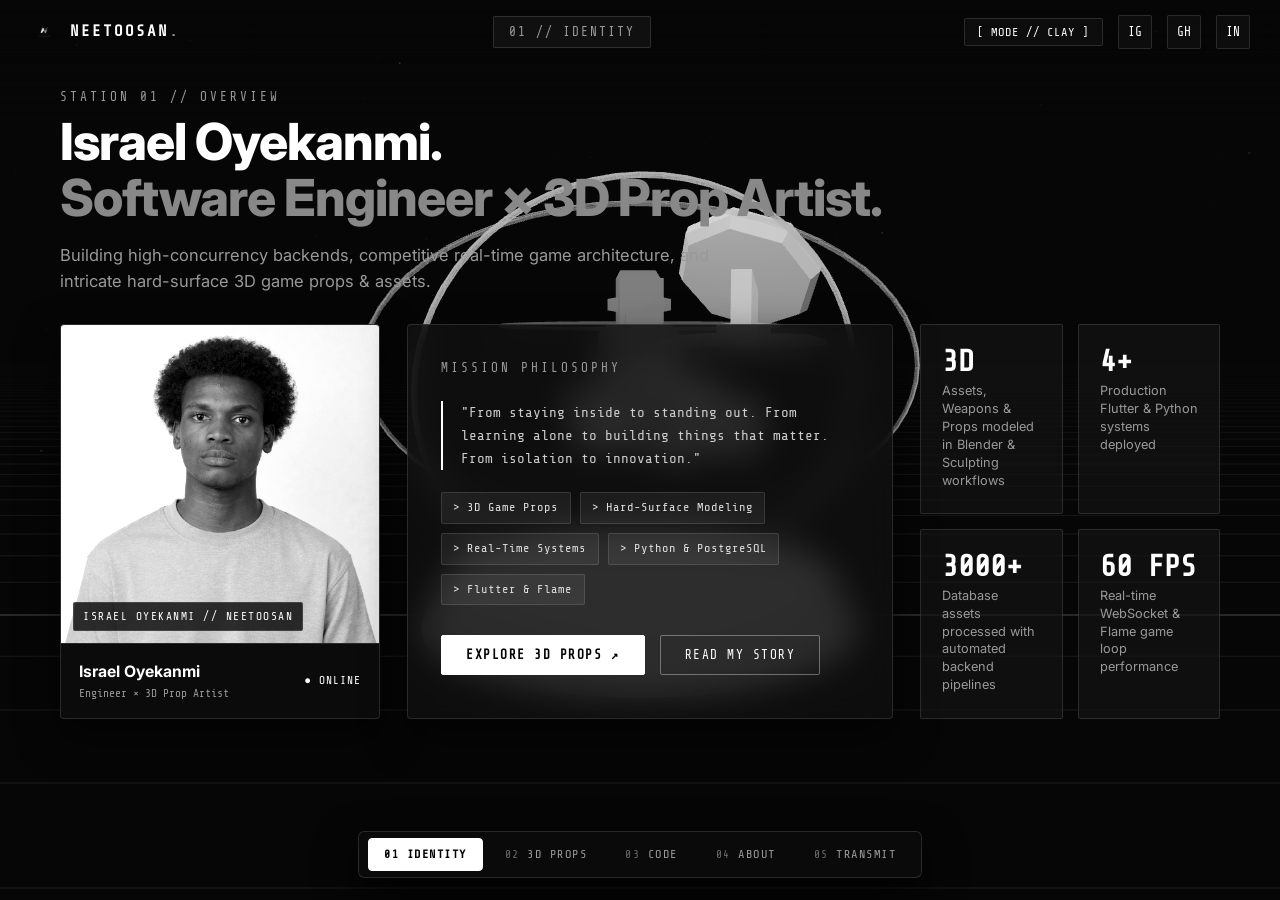
<file: index.html>
<!DOCTYPE html>
<html lang="en">
<head>
  <meta charset="UTF-8" />
  <meta name="viewport" content="width=device-width, initial-scale=1.0" />
  <meta name="description" content="Israel Oyekanmi (Neetoosan) — Software Engineer, Cybersecurity student at MIVA Open University, and 3D Prop/Asset Artist. Minimalist black-and-white portfolio featuring an interactive 3D spatial world, Instagram renders, and engineering systems." />
  <meta name="keywords" content="Israel Oyekanmi, Neetoosan, Software Engineer, Cybersecurity, MIVA Open University, 3D Prop Artist, Flutter Developer, Python Developer, Portfolio" />
  <meta name="author" content="Israel Oyekanmi" />
  <meta name="google-site-verification" content="jtZn-OVnVurJu6HpZCWK9wECkN3kCTyDbnpj1rC1Q68" />
  <link rel="canonical" href="https://neetoosan.vercel.app/" />
  <title>Neetoosan | Software Engineer & 3D Prop Artist</title>

  <!-- Open Graph / Social Previews -->
  <meta property="og:type" content="website" />
  <meta property="og:url" content="https://neetoosan.vercel.app/" />
  <meta property="og:title" content="Israel Oyekanmi (Neetoosan) | Software Engineer & 3D Prop Artist" />
  <meta property="og:description" content="Software Engineer, Cybersecurity student at MIVA Open University, and 3D Prop/Asset Artist. Explore an interactive 3D spatial portfolio of game props, engineering systems, and more." />
  <meta property="og:image" content="https://neetoosan.vercel.app/asset/about.png" />
  <meta property="og:image:alt" content="Israel Oyekanmi — Neetoosan" />
  <meta property="og:site_name" content="Neetoosan Portfolio" />

  <!-- Twitter Card -->
  <meta name="twitter:card" content="summary_large_image" />
  <meta name="twitter:title" content="Israel Oyekanmi (Neetoosan) | Software Engineer & 3D Prop Artist" />
  <meta name="twitter:description" content="Software Engineer, Cybersecurity student at MIVA Open University, and 3D Prop/Asset Artist." />
  <meta name="twitter:image" content="https://neetoosan.vercel.app/asset/about.png" />

  <link rel="icon" type="image/png" href="asset/favicon.png" />
  <link rel="apple-touch-icon" href="asset/favicon.png" />

  <link rel="preconnect" href="https://fonts.googleapis.com">
  <link rel="preconnect" href="https://fonts.gstatic.com" crossorigin>
  <link href="https://fonts.googleapis.com/css2?family=Inter:wght@400;500;600;700;800&family=Share+Tech+Mono&display=swap" rel="stylesheet">

  <link rel="stylesheet" href="css/style.css" />

  <!-- Structured Data: Person -->
  <script type="application/ld+json">
  {
    "@context": "https://schema.org",
    "@type": "Person",
    "name": "Israel Oyekanmi",
    "alternateName": "Neetoosan",
    "url": "https://neetoosan.vercel.app/",
    "image": "https://neetoosan.vercel.app/asset/about.png",
    "jobTitle": "Software Engineer & 3D Prop Artist",
    "description": "Software Engineer and 3D hard-surface prop artist, currently studying Cybersecurity at MIVA Open University.",
    "sameAs": [
      "https://github.com/neetoosan",
      "https://www.instagram.com/neetoosan/",
      "https://www.linkedin.com/in/israel-oyekanmi-876148392/"
    ]
  }
  </script>
</head>
<body>
  <!-- Icon Sprite: shared line-icon set (used via <svg class="icon"><use href="#icon-NAME"/></svg>).
       Paths carry no fill/stroke of their own so they inherit color/weight from the .icon CSS rule. -->
  <svg style="position:absolute; width:0; height:0; overflow:hidden;" aria-hidden="true">
    <defs>
      <symbol id="icon-terminal" viewBox="0 0 24 24">
        <polyline points="4 17 10 11 4 5"></polyline>
        <line x1="12" y1="19" x2="20" y2="19"></line>
      </symbol>
      <symbol id="icon-gamepad" viewBox="0 0 24 24">
        <rect x="2" y="6" width="20" height="12" rx="6"></rect>
        <line x1="6" y1="12" x2="10" y2="12"></line>
        <line x1="8" y1="10" x2="8" y2="14"></line>
        <circle cx="15" cy="10.5" r="1"></circle>
        <circle cx="18" cy="13.5" r="1"></circle>
      </symbol>
      <symbol id="icon-monitor" viewBox="0 0 24 24">
        <rect x="3" y="4" width="18" height="12" rx="1"></rect>
        <line x1="8" y1="20" x2="16" y2="20"></line>
        <line x1="12" y1="16" x2="12" y2="20"></line>
      </symbol>
      <symbol id="icon-rocket" viewBox="0 0 24 24">
        <path d="M12 2c3 2 5 6 5 10 0 2-1 4-2 5l-1 3-2-2-2 2-1-3c-1-1-2-3-2-5 0-4 2-8 5-10z"></path>
        <circle cx="12" cy="10" r="1.6"></circle>
        <path d="M9 16c-1.5 1-2 3-2 5 2 0 4-.5 5-2"></path>
        <path d="M15 16c1.5 1 2 3 2 5-2 0-4-.5-5-2"></path>
      </symbol>
      <symbol id="icon-tag" viewBox="0 0 24 24">
        <path d="M20.59 13.41 13.42 20.59a2 2 0 0 1-2.83 0L2 12V2h10l8.59 8.59a2 2 0 0 1 0 2.82z"></path>
        <line x1="7" y1="7" x2="7.01" y2="7"></line>
      </symbol>
      <symbol id="icon-lightbulb" viewBox="0 0 24 24">
        <path d="M9 18h6"></path>
        <path d="M10 22h4"></path>
        <path d="M12 2a7 7 0 0 0-4 12.7c.6.5 1 1.2 1 2.3h6c0-1.1.4-1.8 1-2.3A7 7 0 0 0 12 2z"></path>
      </symbol>
      <symbol id="icon-palette" viewBox="0 0 24 24">
        <path d="M12 2a10 10 0 1 0 0 20c1.1 0 2-.9 2-2 0-.5-.2-1-.5-1.3-.3-.4-.5-.8-.5-1.3 0-1.1.9-2 2-2h2.3A5.2 5.2 0 0 0 22 10.5C22 5.8 17.5 2 12 2z"></path>
        <circle cx="7" cy="10" r="1"></circle>
        <circle cx="10" cy="6.5" r="1"></circle>
        <circle cx="15" cy="6.5" r="1"></circle>
        <circle cx="17.5" cy="10.5" r="1"></circle>
      </symbol>
      <symbol id="icon-book" viewBox="0 0 24 24">
        <path d="M4 19.5A2.5 2.5 0 0 1 6.5 17H20"></path>
        <path d="M6.5 2H20v20H6.5A2.5 2.5 0 0 1 4 19.5v-15A2.5 2.5 0 0 1 6.5 2z"></path>
      </symbol>
      <symbol id="icon-bike" viewBox="0 0 24 24">
        <circle cx="6" cy="17" r="3.5"></circle>
        <circle cx="18" cy="17" r="3.5"></circle>
        <path d="M6 17l4-8h4l3 8"></path>
        <path d="M10 9l3 4"></path>
        <circle cx="15" cy="6" r="1.3"></circle>
      </symbol>
      <symbol id="icon-trophy" viewBox="0 0 24 24">
        <path d="M8 21h8"></path>
        <path d="M12 17v4"></path>
        <path d="M7 4h10v5a5 5 0 0 1-10 0V4z"></path>
        <path d="M7 5H4a3 3 0 0 0 3 5"></path>
        <path d="M17 5h3a3 3 0 0 1-3 5"></path>
      </symbol>
      <symbol id="icon-sparkle" viewBox="0 0 24 24">
        <path d="M12 3l1.6 5.4L19 10l-5.4 1.6L12 17l-1.6-5.4L5 10l5.4-1.6L12 3z"></path>
      </symbol>
      <symbol id="icon-zap" viewBox="0 0 24 24">
        <polygon points="13 2 3 14 12 14 11 22 21 10 12 10 13 2"></polygon>
      </symbol>
      <symbol id="icon-search" viewBox="0 0 24 24">
        <circle cx="11" cy="11" r="7"></circle>
        <line x1="21" y1="21" x2="16.65" y2="16.65"></line>
      </symbol>
      <symbol id="icon-volume" viewBox="0 0 24 24">
        <polygon points="11 5 6 9 2 9 2 15 6 15 11 19 11 5"></polygon>
        <path d="M15.5 8.5a5 5 0 0 1 0 7"></path>
        <path d="M18.5 6a9 9 0 0 1 0 12"></path>
      </symbol>
      <symbol id="icon-volume-x" viewBox="0 0 24 24">
        <polygon points="11 5 6 9 2 9 2 15 6 15 11 19 11 5"></polygon>
        <line x1="16" y1="9" x2="22" y2="15"></line>
        <line x1="22" y1="9" x2="16" y2="15"></line>
      </symbol>
      <symbol id="icon-help-circle" viewBox="0 0 24 24">
        <circle cx="12" cy="12" r="9"></circle>
        <path d="M9.1 9a3 3 0 0 1 5.8 1c0 2-3 2-3 4"></path>
        <line x1="12" y1="17" x2="12.01" y2="17"></line>
      </symbol>
      <symbol id="icon-target" viewBox="0 0 24 24">
        <circle cx="12" cy="12" r="9"></circle>
        <circle cx="12" cy="12" r="5"></circle>
        <circle cx="12" cy="12" r="1.4"></circle>
      </symbol>
      <symbol id="icon-keyboard" viewBox="0 0 24 24">
        <rect x="2" y="6" width="20" height="12" rx="2"></rect>
        <line x1="6" y1="10" x2="6.01" y2="10"></line>
        <line x1="10" y1="10" x2="10.01" y2="10"></line>
        <line x1="14" y1="10" x2="14.01" y2="10"></line>
        <line x1="18" y1="10" x2="18.01" y2="10"></line>
        <line x1="8" y1="14" x2="16" y2="14"></line>
      </symbol>
      <symbol id="icon-skull" viewBox="0 0 24 24">
        <path d="M12 3a7 7 0 0 0-7 7c0 2.5 1.2 4 2.3 5.2.5.6.7 1 .7 1.8v1c0 .6.4 1 1 1h1v-2h1v2h2v-2h1v2h1a1 1 0 0 0 1-1v-1c0-.8.2-1.2.7-1.8C17.8 14 19 12.5 19 10a7 7 0 0 0-7-7z"></path>
        <circle cx="9.3" cy="10.5" r="1.3"></circle>
        <circle cx="14.7" cy="10.5" r="1.3"></circle>
      </symbol>
      <symbol id="icon-orb" viewBox="0 0 24 24">
        <circle cx="12" cy="12" r="8"></circle>
        <path d="M12 8l1 3 3 1-3 1-1 3-1-3-3-1 3-1 1-3z"></path>
      </symbol>
      <symbol id="icon-bag" viewBox="0 0 24 24">
        <path d="M6 8h12l1 12H5L6 8z"></path>
        <path d="M9 8a3 3 0 0 1 6 0"></path>
      </symbol>
      <symbol id="icon-ghost" viewBox="0 0 24 24">
        <path d="M12 3a7 7 0 0 0-7 7v9l2.5-2 2 2 2.5-2 2.5 2 2-2 2.5 2v-9a7 7 0 0 0-7-7z"></path>
        <circle cx="9.5" cy="10" r="1"></circle>
        <circle cx="14.5" cy="10" r="1"></circle>
      </symbol>
      <symbol id="icon-log-out" viewBox="0 0 24 24">
        <path d="M9 21H5a2 2 0 0 1-2-2V5a2 2 0 0 1 2-2h4"></path>
        <polyline points="16 17 21 12 16 7"></polyline>
        <line x1="21" y1="12" x2="9" y2="12"></line>
      </symbol>
      <symbol id="icon-graduation-cap" viewBox="0 0 24 24">
        <path d="M2 9l10-5 10 5-10 5-10-5z"></path>
        <path d="M6 11v5c0 1.1 2.7 3 6 3s6-1.9 6-3v-5"></path>
        <path d="M22 9v6"></path>
      </symbol>
      <symbol id="icon-swords" viewBox="0 0 24 24">
        <line x1="4" y1="4" x2="20" y2="20"></line>
        <path d="M14 4l6 2-2 6"></path>
        <line x1="20" y1="4" x2="4" y2="20"></line>
        <path d="M10 4L4 6l2 6"></path>
      </symbol>
    </defs>
  </svg>

  <!-- 3D Spatial Canvas -->
  <canvas id="webgl-canvas" aria-label="Interactive 3D spatial world environment"></canvas>

  <!-- WebGL Fallback -->
  <div id="webgl-fallback" style="display:none; position:fixed; top:0; left:0; width:100%; height:100%; background:#060606; z-index:0;" aria-hidden="true"></div>

  <!-- Top HUD Header -->
  <header class="hud-header" role="banner">
    <a href="#identity" class="hud-brand" id="hudBrandLink" aria-label="Neetoosan Home">
      <img src="asset/logo_concept.png" alt="Neetoosan Logo" class="hud-logo-img" />
      <span class="hud-brand-text">NEETOOSAN<span>.</span></span>
    </a>

    <div class="hud-station-indicator" id="hudStationLabel" aria-live="polite">
      01 // IDENTITY
    </div>

    <div class="hud-actions">
      <button type="button" class="btn-hud" id="toggleShadingBtn" aria-label="Toggle 3D Shading Mode between Clay and Wireframe" aria-pressed="false">
        [ MODE // CLAY ]
      </button>

      <a href="https://www.instagram.com/neetoosan/" target="_blank" rel="noopener" class="btn-hud-icon" aria-label="Instagram Profile" title="Instagram @neetoosan">
        IG
      </a>
      <a href="https://github.com/neetoosan" target="_blank" rel="noopener" class="btn-hud-icon" aria-label="GitHub Profile" title="GitHub">
        GH
      </a>
      <a href="https://www.linkedin.com/in/israel-oyekanmi-876148392/" target="_blank" rel="noopener" class="btn-hud-icon" aria-label="LinkedIn Profile" title="LinkedIn">
        IN
      </a>
    </div>
  </header>

  <!-- Spatial Stations Overlay Viewport -->
  <main class="spatial-viewport" id="spatialViewport" role="main">

    <!-- ═════ STATION 01: IDENTITY ═════ -->
    <section class="station-panel is-active" id="station-identity" data-station-key="identity" aria-labelledby="identity-heading">
      <div class="station-container">
        <p class="station-kicker">STATION 01 // OVERVIEW</p>
        <h1 class="station-title" id="identity-heading">
          Israel Oyekanmi.<br>
          <span style="color:#888;">Software Engineer × 3D Prop Artist.</span>
        </h1>
        <p class="station-subtitle">
          Building high-concurrency backends, competitive real-time game architecture, and intricate hard-surface 3D game props &amp; assets.
        </p>

        <div class="identity-grid">
          <!-- Profile Portrait Photo Card -->
          <div class="profile-portrait-card">
            <div class="profile-photo-wrapper">
              <img src="asset/about.png" alt="Israel Oyekanmi — Neetoosan" class="profile-photo-img" />
              <div class="profile-photo-badge">ISRAEL OYEKANMI // NEETOOSAN</div>
            </div>
            <div class="profile-meta-row">
              <div>
                <h2 class="profile-meta-name">Israel Oyekanmi</h2>
                <span class="profile-meta-role">Engineer × 3D Prop Artist</span>
              </div>
              <span class="status-indicator-live">● ONLINE</span>
            </div>
          </div>

          <div class="glass-card">
            <p class="station-kicker">MISSION PHILOSOPHY</p>
            <blockquote class="identity-quote">
              "From staying inside to standing out. From learning alone to building things that matter. From isolation to innovation."
            </blockquote>

            <div class="identity-badges">
              <span class="badge-item">&gt; 3D Game Props</span>
              <span class="badge-item">&gt; Hard-Surface Modeling</span>
              <span class="badge-item">&gt; Real-Time Systems</span>
              <span class="badge-item">&gt; Python &amp; PostgreSQL</span>
              <span class="badge-item">&gt; Flutter &amp; Flame</span>
            </div>

            <div class="identity-actions">
              <button type="button" class="btn-primary js-nav-to" data-target="props">
                EXPLORE 3D PROPS ↗
              </button>
              <button type="button" class="btn-secondary js-nav-to" data-target="about">
                READ MY STORY
              </button>
            </div>
          </div>

          <div class="stats-list">
            <div class="stat-box">
              <div class="stat-box-num">3D</div>
              <div class="stat-box-label">Assets, Weapons &amp; Props modeled in Blender &amp; Sculpting workflows</div>
            </div>
            <div class="stat-box">
              <div class="stat-box-num">4+</div>
              <div class="stat-box-label">Production Flutter &amp; Python systems deployed</div>
            </div>
            <div class="stat-box">
              <div class="stat-box-num">3000+</div>
              <div class="stat-box-label">Database assets processed with automated backend pipelines</div>
            </div>
            <div class="stat-box">
              <div class="stat-box-num">60 FPS</div>
              <div class="stat-box-label">Real-time WebSocket &amp; Flame game loop performance</div>
            </div>
          </div>
        </div>
      </div>
    </section>

    <!-- ═════ STATION 02: 3D GAME PROPS & INSTAGRAM SHOWCASE ═════ -->
    <section class="station-panel" id="station-props" data-station-key="props" aria-labelledby="props-heading">
      <div class="station-container">
        <p class="station-kicker">STATION 02 // 3D PROP GALLERY</p>
        <h2 class="station-title" id="props-heading">3D Game Props &amp; Assets</h2>
        <p class="station-subtitle">
          Hard-surface weapons, sci-fi props, and stylized game assets. Curated directly from my Instagram render feed (<a href="https://www.instagram.com/neetoosan/" target="_blank" rel="noopener" style="color:#ffffff; text-decoration:underline;">@neetoosan</a>).
        </p>

        <!-- Instagram Profile Banner -->
        <div class="instagram-profile-banner">
          <div class="ig-banner-meta">
            <div class="ig-banner-avatar">3D</div>
            <div>
              <div class="ig-banner-title">Neetoosan 3D Art Station</div>
              <div class="ig-banner-handle">instagram.com/neetoosan</div>
            </div>
          </div>
          <a href="https://www.instagram.com/neetoosan/" target="_blank" rel="noopener" class="btn-primary" style="padding:0.5rem 1.2rem; font-size:0.8rem;">
            FOLLOW ON INSTAGRAM ↗
          </a>
        </div>

        <!-- Instagram Embed Grid (populated by js/instagram-showcase.js) -->
        <div class="instagram-grid" id="instagram-grid">
          <!-- Render Cards with Live Embeds dynamically loaded here -->
        </div>
      </div>
    </section>

    <!-- ═════ STATION 03: SOFTWARE ENGINEERING ═════ -->
    <section class="station-panel" id="station-projects" data-station-key="projects" aria-labelledby="projects-heading">
      <div class="station-container">
        <p class="station-kicker">STATION 03 // CODE &amp; ARCHITECTURE</p>
        <h2 class="station-title" id="projects-heading">Engineering Systems</h2>
        <p class="station-subtitle">
          High-performance full-stack applications, real-time gaming backends, vision therapy tools, and secure AI reporting platforms.
        </p>

        <div class="projects-grid">
          <!-- Project 1: PlayBack -->
          <article class="project-card">
            <div class="project-card__top">
              <div class="project-card__meta">
                <span>REAL-TIME GAMING</span>
                <span>PRODUCTION</span>
              </div>
              <h3 class="project-card__name">PlayBack</h3>
              <p class="project-card__desc">
                Competitive real-time skill matchmaking platform. Features WebSocket state synchronization, responsive canvas controls, rating leaderboards, and instant player pairings under 100ms.
              </p>
            </div>
            <div class="project-card__bottom">
              <div class="project-card__pills">
                <span class="tech-pill">Flame Engine</span>
                <span class="tech-pill">WebSockets</span>
                <span class="tech-pill">Flutter</span>
                <span class="tech-pill">Node.js</span>
              </div>
            </div>
          </article>

          <!-- Project 2: EyeBalance -->
          <article class="project-card">
            <div class="project-card__top">
              <div class="project-card__meta">
                <span>HEALTH TECH / AI</span>
                <span>MOBILE APP</span>
              </div>
              <h3 class="project-card__name">EyeBalance</h3>
              <p class="project-card__desc">
                Mobile vision therapy application designed for binocular balancing. Generates custom visual stimulus overlays and tracks eye convergence exercises with local state management.
              </p>
            </div>
            <div class="project-card__bottom">
              <div class="project-card__pills">
                <span class="tech-pill">Flutter</span>
                <span class="tech-pill">Riverpod</span>
                <span class="tech-pill">Canvas Overlays</span>
                <span class="tech-pill">Dart</span>
              </div>
            </div>
          </article>

          <!-- Project 3: AI SafeHub -->
          <article class="project-card">
            <div class="project-card__top">
              <div class="project-card__meta">
                <span>CYBERSECURITY</span>
                <span>AI PLATFORM</span>
              </div>
              <h3 class="project-card__name">AI SafeHub</h3>
              <p class="project-card__desc">
                Anonymous whistleblowing and incident reporting platform with client-side zero-knowledge encryption, automated metadata scrubbing, and AI risk categorization.
              </p>
            </div>
            <div class="project-card__bottom">
              <div class="project-card__pills">
                <span class="tech-pill">Python</span>
                <span class="tech-pill">FastAPI</span>
                <span class="tech-pill">AES-GCM</span>
                <span class="tech-pill">PostgreSQL</span>
              </div>
            </div>
          </article>

          <!-- Project 4: Asset Management System -->
          <article class="project-card">
            <div class="project-card__top">
              <div class="project-card__meta">
                <span>ENTERPRISE BACKEND</span>
                <span>DESKTOP GUI</span>
              </div>
              <h3 class="project-card__name">Asset Management System</h3>
              <p class="project-card__desc">
                Database-driven inventory and loan tracking application handling 3,000+ asset records with audit logs, multi-condition filtering, and automated report generation.
              </p>
            </div>
            <div class="project-card__bottom">
              <div class="project-card__pills">
                <span class="tech-pill">Python GUI</span>
                <span class="tech-pill">SQLAlchemy</span>
                <span class="tech-pill">PostgreSQL</span>
                <span class="tech-pill">ReportLab</span>
              </div>
            </div>
          </article>
        </div>
      </div>
    </section>

    <!-- ═════ STATION 04: ABOUT & MY STORY ═════ -->
    <section class="station-panel" id="station-about" data-station-key="about" aria-labelledby="about-heading">
      <div class="station-container">
        <p class="station-kicker">STATION 04 // ABOUT &amp; MY STORY</p>
        <h2 class="station-title" id="about-heading">Engineer First. Problem-Solver Always.</h2>
        <p class="station-subtitle">
          From curiosity to code • One bug at a time. The story of relentless persistence, real-world software, and 3D digital art.
        </p>

        <!-- Main Story Grid: Portrait + Journey on Left, Deep Narrative on Right -->
        <div class="story-layout">
          <!-- Left Column: Picture & Journey Pipeline -->
          <div>
            <div class="profile-portrait-card" style="margin-bottom:1.5rem;">
              <div class="profile-photo-wrapper">
                <img src="asset/about.png" alt="Israel Oyekanmi — Neetoosan" class="profile-photo-img" loading="lazy" />
                <div class="profile-photo-badge">ISRAEL OYEKANMI // NEETOOSAN</div>
              </div>
              <div class="profile-meta-row">
                <div>
                  <h3 class="profile-meta-name">Israel Oyekanmi</h3>
                  <span class="profile-meta-role">Engineer &amp; 3D Prop Artist</span>
                </div>
                <span class="status-indicator-live">● ONLINE</span>
              </div>
            </div>

            <!-- Evolution Journey Roadmap -->
            <div class="glass-card" style="padding:1.4rem; margin-bottom:1.5rem;">
              <p class="station-kicker" style="font-size:0.75rem;">THE EVOLUTION ROAD</p>
              <div class="journey-pipeline">
                <span class="journey-step"><svg class="icon"><use href="#icon-terminal"></use></svg> Python</span>
                <span class="journey-arrow">→</span>
                <span class="journey-step"><svg class="icon"><use href="#icon-gamepad"></use></svg> C++ Games</span>
                <span class="journey-arrow">→</span>
                <span class="journey-step"><svg class="icon"><use href="#icon-monitor"></use></svg> PySide6</span>
                <span class="journey-arrow">→</span>
                <span class="journey-step"><svg class="icon"><use href="#icon-rocket"></use></svg> Flutter</span>
                <span class="journey-arrow">→</span>
                <span class="journey-step"><svg class="icon"><use href="#icon-tag"></use></svg> Sold Apps</span>
              </div>
            </div>

            <!-- Education -->
            <div class="glass-card" style="padding:1.4rem; margin-bottom:1.5rem;">
              <p class="station-kicker" style="font-size:0.75rem;">EDUCATION</p>
              <h4 class="spec-category-title" style="display:flex; align-items:center; gap:0.5rem; margin-bottom:0.8rem;">
                <svg class="icon"><use href="#icon-graduation-cap"></use></svg>
                Cybersecurity @ MIVA Open University
              </h4>
              <p class="beyond-desc" style="margin-bottom:1rem;">
                Currently studying Cybersecurity at MIVA Open University, deepening my grounding in secure systems design, applied cryptography, and the defensive side of the software I build professionally.
              </p>
              <div class="education-photos">
                <div class="education-photo">
                  <img src="asset/miva-israel-1.jpg" alt="Israel Oyekanmi in graduation cap and gown bearing the MIVA Open University crest" loading="lazy" />
                </div>
                <div class="education-photo">
                  <img src="asset/miva-israel-2.jpg" alt="Israel Oyekanmi smiling in MIVA Open University academic regalia" loading="lazy" />
                </div>
              </div>
            </div>

            <!-- Fun Fact Callout -->
            <div class="fun-fact-box">
              <span class="fun-fact-icon"><svg class="icon"><use href="#icon-lightbulb"></use></svg></span>
              <div class="fun-fact-text">
                <strong style="color:#fff;">Fun Fact:</strong> I started coding because someone told me Python was <em>"harder than understanding women."</em> Challenge accepted. The jury's still out on which is actually harder.
              </div>
            </div>
          </div>

          <!-- Right Column: Narrative Story & Resilience -->
          <div class="glass-card">
            <p class="station-kicker">DETAILED PROFILE</p>
            <h3 style="font-size:1.45rem; font-weight:700; margin-bottom:1.2rem; color:#fff;">
              From Curiosity to Code • One Bug at a Time
            </h3>

            <p class="story-lead">
              I’m <strong class="story-highlight">Israel Oyekanmi</strong>, also known as <strong>Neetoosan</strong> — a naturally curious creative who stumbled into code and never looked back. My journey started with a simple question: <em>"What's harder to understand than a lady?"</em> Someone said Python. I laughed, then I tried it. Turns out, they weren't entirely wrong but I was completely hooked.
            </p>

            <p class="story-text">
              What began as curiosity quickly became an obsession. I dove into Python, then wandered into game development with C++, discovering the visceral thrill of real-time state synchronization, math, and interactive graphics. That led me to <strong class="story-highlight">PySide6</strong>, where I started crafting desktop tools that actually solved daily operational headaches. But I wanted my work to reach everywhere — which led me to <strong class="story-highlight">Flutter and Dart</strong>. Cross-platform apps, one elegant architecture, endless possibilities.
            </p>

            <div class="story-callout-quote">
              "The road wasn't smooth. I pitched to schools, students, and organizations and heard 'no' more times than I can count. The feedback was brutal, the rejections stung. But every 'no' fueled me instead of breaking me."
            </div>

            <p class="story-text">
              Eventually, I started selling my applications. Not because it was easy, but because I <strong>refused to quit</strong>. Today, I build software that performs in the real world: backend systems handling thousands of database records, competitive matchmaking platforms with sub-100ms player pairings, binocular vision therapy mobile apps, and anonymous AI reporting systems. I bring that same fierce curiosity to every project — always learning, always refining, always asking <strong class="story-highlight">"what if?"</strong>
            </p>

            <div class="identity-actions" style="margin-top:2rem;">
              <button type="button" class="btn-primary js-nav-to" data-target="props">
                EXPLORE 3D PROPS ↗
              </button>
              <button type="button" class="btn-secondary js-nav-to" data-target="contact">
                INITIATE TRANSMISSION
              </button>
            </div>
          </div>
        </div>

        <!-- Beyond Code / Creative Outlets -->
        <div class="beyond-code-section">
          <p class="station-kicker">BEYOND CODE // CREATIVE FIRE</p>
          <h3 style="font-size:1.5rem; font-weight:700; color:#fff; margin-bottom:0.6rem;">Creative Outlets &amp; Balance</h3>
          
          <div class="beyond-cards-grid">
            <!-- 3D Art & Sculpting -->
            <article class="beyond-card">
              <div>
                <div class="beyond-card-icon"><svg class="icon"><use href="#icon-palette"></use></svg></div>
                <h4 class="beyond-card-title">3D Animation &amp; Sculpting</h4>
                <p class="beyond-desc">
                  I design, sculpt, and animate in three dimensions using Blender. From digital character sculpting and high-poly prop creation to hard-surface modeling, rigging, and keyframe 3D animation, I bring visual depth and artistic precision to software engineering.
                </p>
              </div>
              <div class="beyond-tags">
                <span class="beyond-tag">Blender</span>
                <span class="beyond-tag">Digital Sculpting</span>
                <span class="beyond-tag">Hard-Surface</span>
                <span class="beyond-tag">Rigging</span>
                <span class="beyond-tag">Keyframe 3D</span>
              </div>
            </article>

            <!-- Stories That Challenge -->
            <article class="beyond-card">
              <div>
                <div class="beyond-card-icon"><svg class="icon"><use href="#icon-book"></use></svg></div>
                <h4 class="beyond-card-title">Stories That Challenge</h4>
                <p class="beyond-desc">
                  I'm a fan of psychological mysteries, manhwas, anime, and anything that makes you question what's real. Unraveling intricate narratives mirrors the deep satisfaction of solving complex architecture and debugging distributed systems.
                </p>
              </div>
              <div class="beyond-tags">
                <span class="beyond-tag">Psychological</span>
                <span class="beyond-tag">Mystery</span>
                <span class="beyond-tag">Manhwa</span>
                <span class="beyond-tag">Anime</span>
                <span class="beyond-tag">Narratives</span>
              </div>
            </article>

            <!-- Movement & Balance -->
            <article class="beyond-card">
              <div>
                <div class="beyond-card-icon"><svg class="icon"><use href="#icon-bike"></use></svg></div>
                <h4 class="beyond-card-title">Movement &amp; Creation</h4>
                <p class="beyond-desc">
                  Cycling keeps me grounded, cooking keeps me experimenting, and anime keeps me inspired. Balance matters, and these moments away from the screen make me a sharper, more resilient engineer when I return.
                </p>
              </div>
              <div class="beyond-tags">
                <span class="beyond-tag">Cycling</span>
                <span class="beyond-tag">Cooking</span>
                <span class="beyond-tag">Balance</span>
                <span class="beyond-tag">Mindset</span>
              </div>
            </article>
          </div>

          <!-- Life Off-Screen — Photo Gallery -->
          <div class="life-gallery">
            <div class="life-gallery-item">
              <img src="asset/about-israel-1.jpg" alt="Israel Oyekanmi with arms outstretched, surrounded by his favorite music tracks" class="life-gallery-img" loading="lazy" />
            </div>
            <div class="life-gallery-item">
              <img src="asset/about-israel-2.jpg" alt="Candid portrait of Israel Oyekanmi on the street" class="life-gallery-img" loading="lazy" />
            </div>
          </div>
        </div>

        <!-- Technical & 3D Capabilities Matrix -->
        <p class="station-kicker" style="margin-top:2rem;">CAPABILITY MATRIX</p>
        <h3 style="font-size:1.5rem; font-weight:700; color:#fff; margin-bottom:1.5rem;">Core Technical &amp; 3D Specifications</h3>

        <div class="specs-grid">
          <!-- 3D & Prop Art Capabilities -->
          <div class="glass-card">
            <h4 class="spec-category-title">3D Art &amp; Game Prop Pipeline</h4>
            <ul class="skill-matrix-list">
              <li class="skill-matrix-item">
                <span class="skill-name">Hard-Surface Prop Modeling</span>
                <span class="skill-level">Blender / Precision Topology</span>
              </li>
              <li class="skill-matrix-item">
                <span class="skill-name">High-Poly Sculpting</span>
                <span class="skill-level">Concept &amp; Organic Sculpting</span>
              </li>
              <li class="skill-matrix-item">
                <span class="skill-name">UV Unwrapping &amp; Edge Flow</span>
                <span class="skill-level">Clean Quads / Non-manifold clean</span>
              </li>
              <li class="skill-matrix-item">
                <span class="skill-name">Lighting &amp; Studio Renders</span>
                <span class="skill-level">Cycles / Eevee / Clay Studio</span>
              </li>
              <li class="skill-matrix-item">
                <span class="skill-name">WebGL &amp; Real-Time 3D</span>
                <span class="skill-level">Three.js / Shader Basics</span>
              </li>
            </ul>
          </div>

          <!-- Software Engineering Stack -->
          <div class="glass-card">
            <h4 class="spec-category-title">Software Engineering Stack</h4>
            <ul class="skill-matrix-list">
              <li class="skill-matrix-item">
                <span class="skill-name">Backend &amp; APIs</span>
                <span class="skill-level">Python / FastAPI / Django / Flask</span>
              </li>
              <li class="skill-matrix-item">
                <span class="skill-name">Databases</span>
                <span class="skill-level">PostgreSQL / SQLAlchemy / Redis / MySQL</span>
              </li>
              <li class="skill-matrix-item">
                <span class="skill-name">Mobile &amp; Gaming UI</span>
                <span class="skill-level">Flutter / Flame / Riverpod / Dart</span>
              </li>
              <li class="skill-matrix-item">
                <span class="skill-name">Real-Time Networking</span>
                <span class="skill-level">WebSockets / Concurrency</span>
              </li>
              <li class="skill-matrix-item">
                <span class="skill-name">DevOps &amp; Security</span>
                <span class="skill-level">Docker / Linux / AES Zero-Knowledge</span>
              </li>
            </ul>
          </div>
        </div>
      </div>
    </section>

    <!-- ═════ STATION 05: TRANSMISSION & SOCIAL HUB ═════ -->
    <section class="station-panel" id="station-contact" data-station-key="contact" aria-labelledby="contact-heading">
      <div class="station-container">
        <p class="station-kicker">STATION 05 // TRANSMISSION</p>
        <h2 class="station-title" id="contact-heading">Connect &amp; Collaborate</h2>
        <p class="station-subtitle">
          Open for 3D asset commissions, game prop partnerships, and software engineering opportunities.
        </p>

        <div class="contact-grid">
          <!-- Social Media Hub -->
          <div class="social-links-panel">
            <a href="https://www.instagram.com/neetoosan/" target="_blank" rel="noopener" class="social-link-row">
              <span class="label">Instagram</span>
              <span class="handle">@neetoosan ↗</span>
            </a>
            <a href="https://github.com/neetoosan" target="_blank" rel="noopener" class="social-link-row">
              <span class="label">GitHub</span>
              <span class="handle">github.com/neetoosan ↗</span>
            </a>
            <a href="https://www.linkedin.com/in/israel-oyekanmi-876148392/" target="_blank" rel="noopener" class="social-link-row">
              <span class="label">LinkedIn</span>
              <span class="handle">Israel Oyekanmi ↗</span>
            </a>
            <a href="mailto:tobimolla44@gmail.com" class="social-link-row">
              <span class="label">Direct Email</span>
              <span class="handle">tobimolla44@gmail.com ↗</span>
            </a>
          </div>

          <!-- Direct Message Box -->
          <div class="glass-card contact-form-box">
            <p class="station-kicker">SEND DIRECT TRANSMISSION</p>
            <form action="mailto:tobimolla44@gmail.com" method="POST" enctype="text/plain">
              <div class="form-group" style="margin-bottom:1rem;">
                <label for="senderName">YOUR IDENTITY / NAME</label>
                <input type="text" id="senderName" name="name" class="form-input" placeholder="e.g. Commander / Lead Art Director" required />
              </div>
              <div class="form-group" style="margin-bottom:1rem;">
                <label for="senderEmail">RETURN TRANSMISSION EMAIL</label>
                <input type="email" id="senderEmail" name="email" class="form-input" placeholder="name@domain.com" required />
              </div>
              <div class="form-group" style="margin-bottom:1.4rem;">
                <label for="senderMsg">BRIEF OR COMMISSION DETAILS</label>
                <textarea id="senderMsg" name="message" rows="4" class="form-textarea" placeholder="Describe 3D game prop scope or engineering role..." required></textarea>
              </div>
              <button type="submit" class="btn-primary" style="width:100%;">
                INITIATE TRANSMISSION ↗
              </button>
            </form>
          </div>
        </div>
      </div>
    </section>
  </main>

  <!-- Bottom Spatial Navigation Dock -->
  <nav class="spatial-dock" aria-label="3D Station Navigation">
    <button type="button" class="dock-btn is-active js-station-btn" data-station="identity" id="btn-station-identity">
      <span class="dock-num">01</span>
      <span>IDENTITY</span>
    </button>
    <button type="button" class="dock-btn js-station-btn" data-station="props" id="btn-station-props">
      <span class="dock-num">02</span>
      <span>3D PROPS</span>
    </button>
    <button type="button" class="dock-btn js-station-btn" data-station="projects" id="btn-station-projects">
      <span class="dock-num">03</span>
      <span>CODE</span>
    </button>
    <button type="button" class="dock-btn js-station-btn" data-station="about" id="btn-station-about">
      <span class="dock-num">04</span>
      <span>ABOUT</span>
    </button>
    <button type="button" class="dock-btn js-station-btn" data-station="contact" id="btn-station-contact">
      <span class="dock-num">05</span>
      <span>TRANSMIT</span>
    </button>
  </nav>

  <!-- Modal Lightbox for 3D Instagram Render Embeds -->
  <div class="render-modal" id="renderModal" role="dialog" aria-modal="true" aria-label="3D Prop Render Inspector">
    <div class="modal-backdrop"></div>
    <div class="modal-dialog">
      <div class="modal-header">
        <span class="modal-header-title">3D RENDER INSPECTOR // NEETOOSAN</span>
        <button type="button" class="modal-close" aria-label="Close Inspector">✕</button>
      </div>
      <div class="modal-body">
        <!-- Render embed and metadata dynamically inserted here -->
      </div>
      <div class="modal-footer">
        <button type="button" class="btn-ghost-sm modal-nav-prev">← PREVIOUS</button>
        <button type="button" class="btn-ghost-sm modal-nav-next">NEXT →</button>
      </div>
    </div>
  </div>

  <!-- Scripts -->
  <script src="js/vendor/three.min.js"></script>
  <script src="js/vendor/GLTFLoader.js"></script>
  <script src="js/three-world.js"></script>
  <script src="js/instagram-showcase.js"></script>
  <script src="js/main.js"></script>
</body>
</html>
</file>
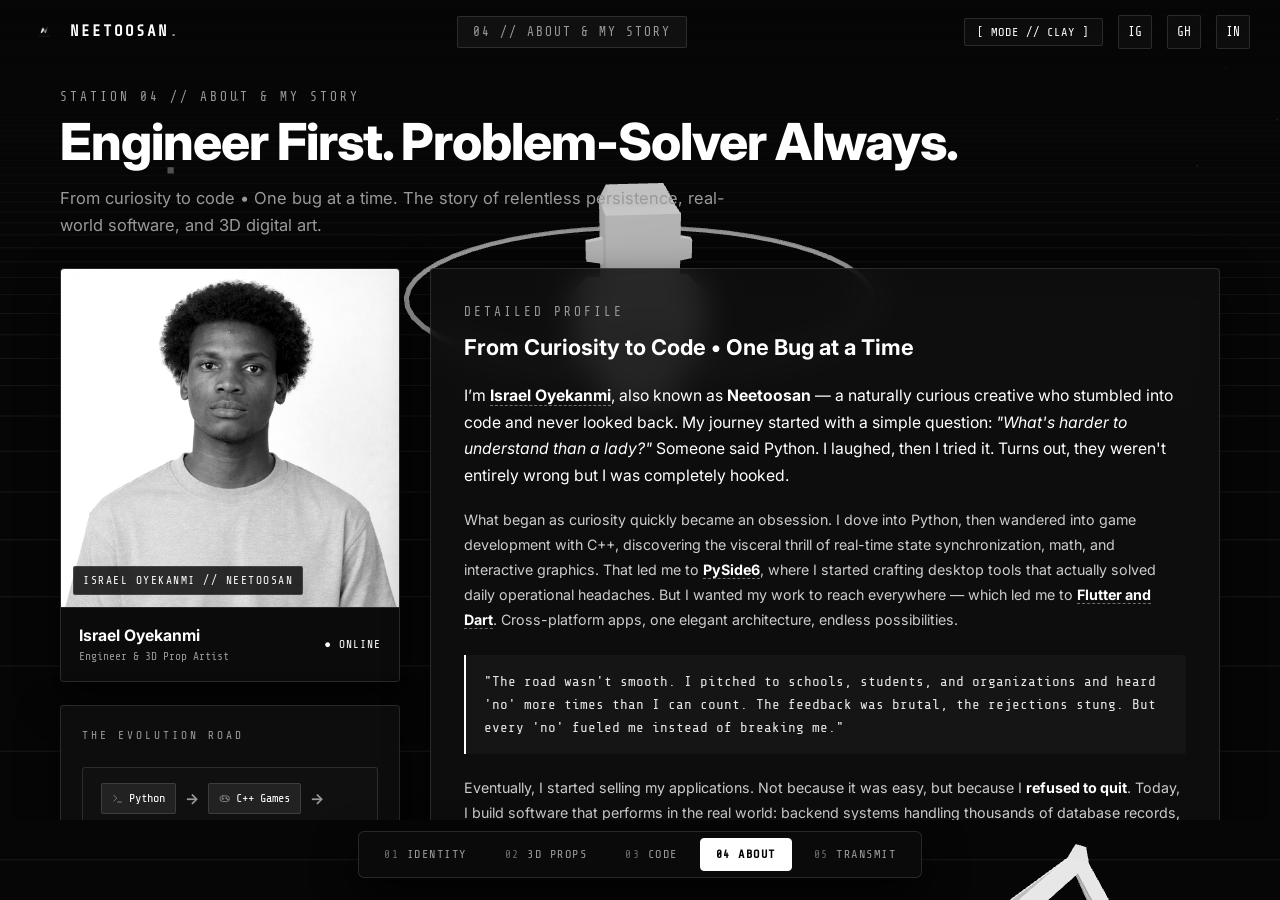
<file: about.html>
<!DOCTYPE html>
<html lang="en">
<head>
  <meta charset="UTF-8" />
  <meta http-equiv="refresh" content="0; url=index.html#about" />
  <meta name="viewport" content="width=device-width, initial-scale=1.0" />
  <title>Redirecting to Neetoosan 3D Portfolio // Matrix & Specs</title>
  <link rel="stylesheet" href="css/style.css" />
  <script>window.location.replace("index.html#about");</script>
</head>
<body style="background:#060606; color:#fff; display:flex; align-items:center; justify-content:center; height:100vh; font-family:monospace; text-align:center;">
  <div>
    <p style="margin-bottom:1rem; letter-spacing:2px;">[ REDIRECTING TO 3D SPATIAL STATION 04 // MATRIX &amp; SPECS... ]</p>
    <a href="index.html#about" style="color:#aaa; text-decoration:underline;">Click here if not redirected automatically ↗</a>
  </div>
</body>
</html>
</file>
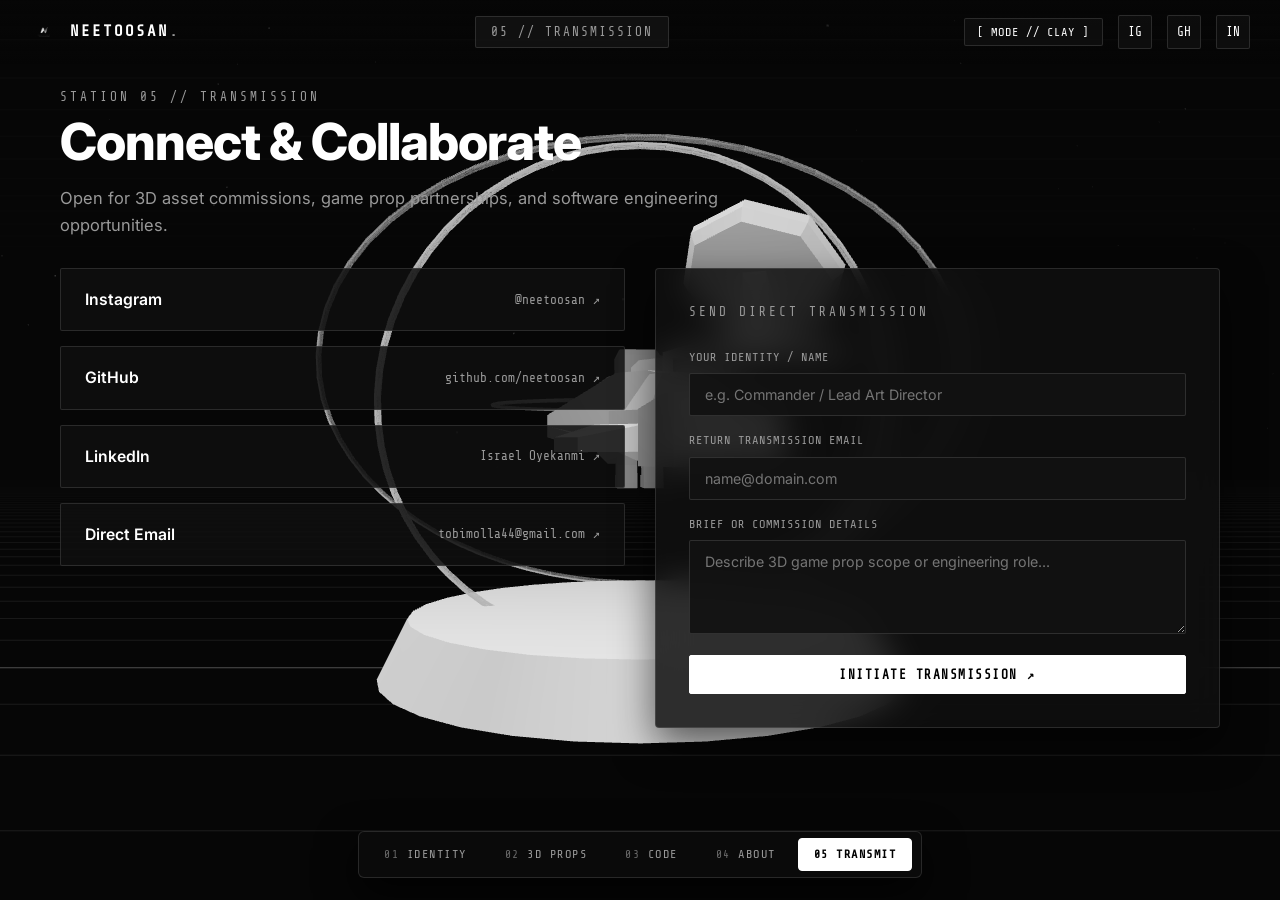
<file: contact.html>
<!DOCTYPE html>
<html lang="en">
<head>
  <meta charset="UTF-8" />
  <meta http-equiv="refresh" content="0; url=index.html#contact" />
  <meta name="viewport" content="width=device-width, initial-scale=1.0" />
  <title>Redirecting to Neetoosan 3D Portfolio // Transmission & Socials</title>
  <link rel="stylesheet" href="css/style.css" />
  <script>window.location.replace("index.html#contact");</script>
</head>
<body style="background:#060606; color:#fff; display:flex; align-items:center; justify-content:center; height:100vh; font-family:monospace; text-align:center;">
  <div>
    <p style="margin-bottom:1rem; letter-spacing:2px;">[ REDIRECTING TO 3D SPATIAL STATION 05 // TRANSMISSION &amp; SOCIALS... ]</p>
    <a href="index.html#contact" style="color:#aaa; text-decoration:underline;">Click here if not redirected automatically ↗</a>
  </div>
</body>
</html>
</file>
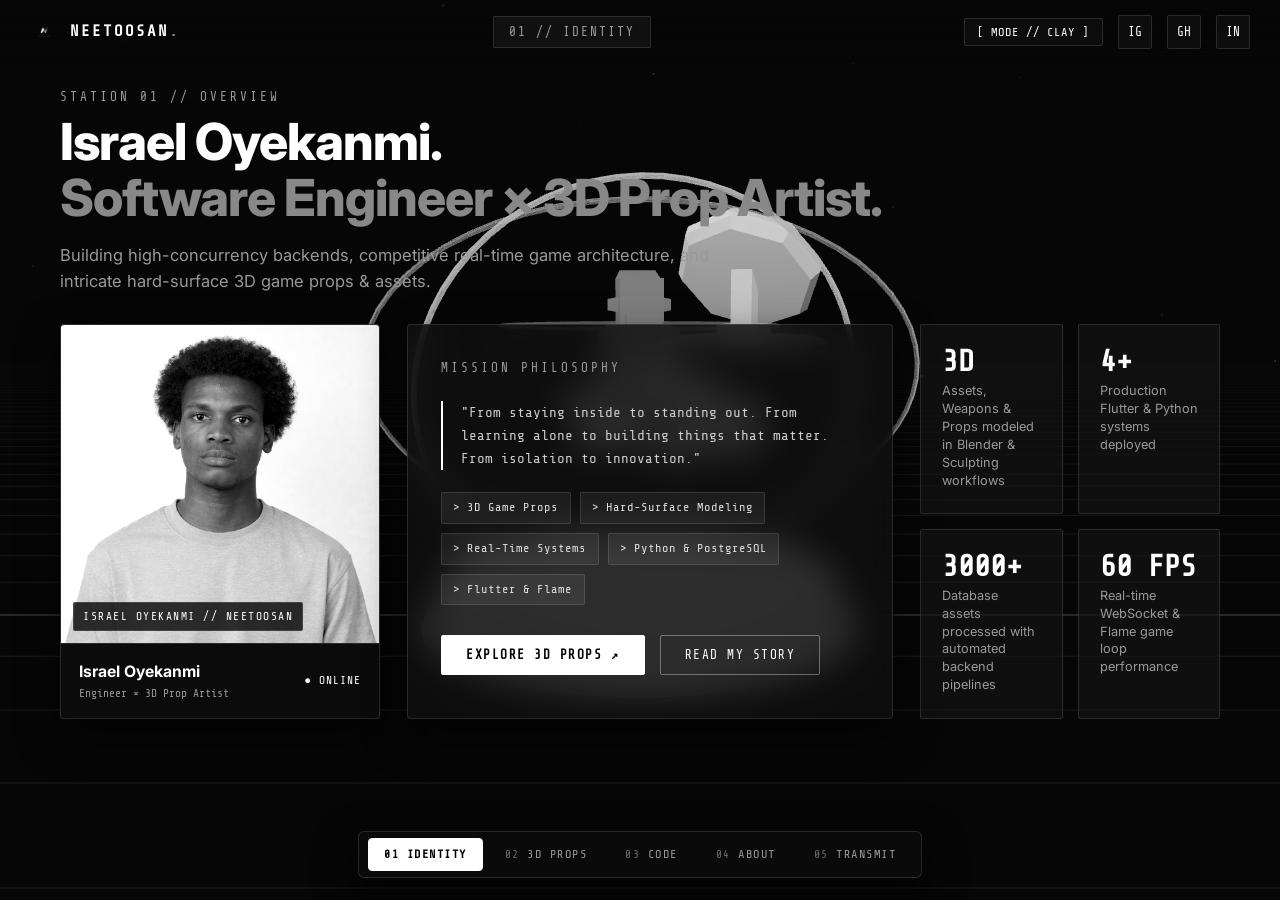
<file: movies.html>
<!DOCTYPE html>
<html lang="en">
<head>
  <meta charset="UTF-8" />
  <meta http-equiv="refresh" content="0; url=index.html#identity" />
  <meta name="viewport" content="width=device-width, initial-scale=1.0" />
  <title>Redirecting to Neetoosan 3D Portfolio</title>
  <link rel="stylesheet" href="css/style.css" />
  <script>window.location.replace("index.html#identity");</script>
</head>
<body style="background:#060606; color:#fff; display:flex; align-items:center; justify-content:center; height:100vh; font-family:monospace; text-align:center;">
  <div>
    <p style="margin-bottom:1rem; letter-spacing:2px;">[ REDIRECTING TO NEETOOSAN 3D SPATIAL PORTFOLIO... ]</p>
    <a href="index.html#identity" style="color:#aaa; text-decoration:underline;">Click here if not redirected automatically ↗</a>
  </div>
</body>
</html>
</file>
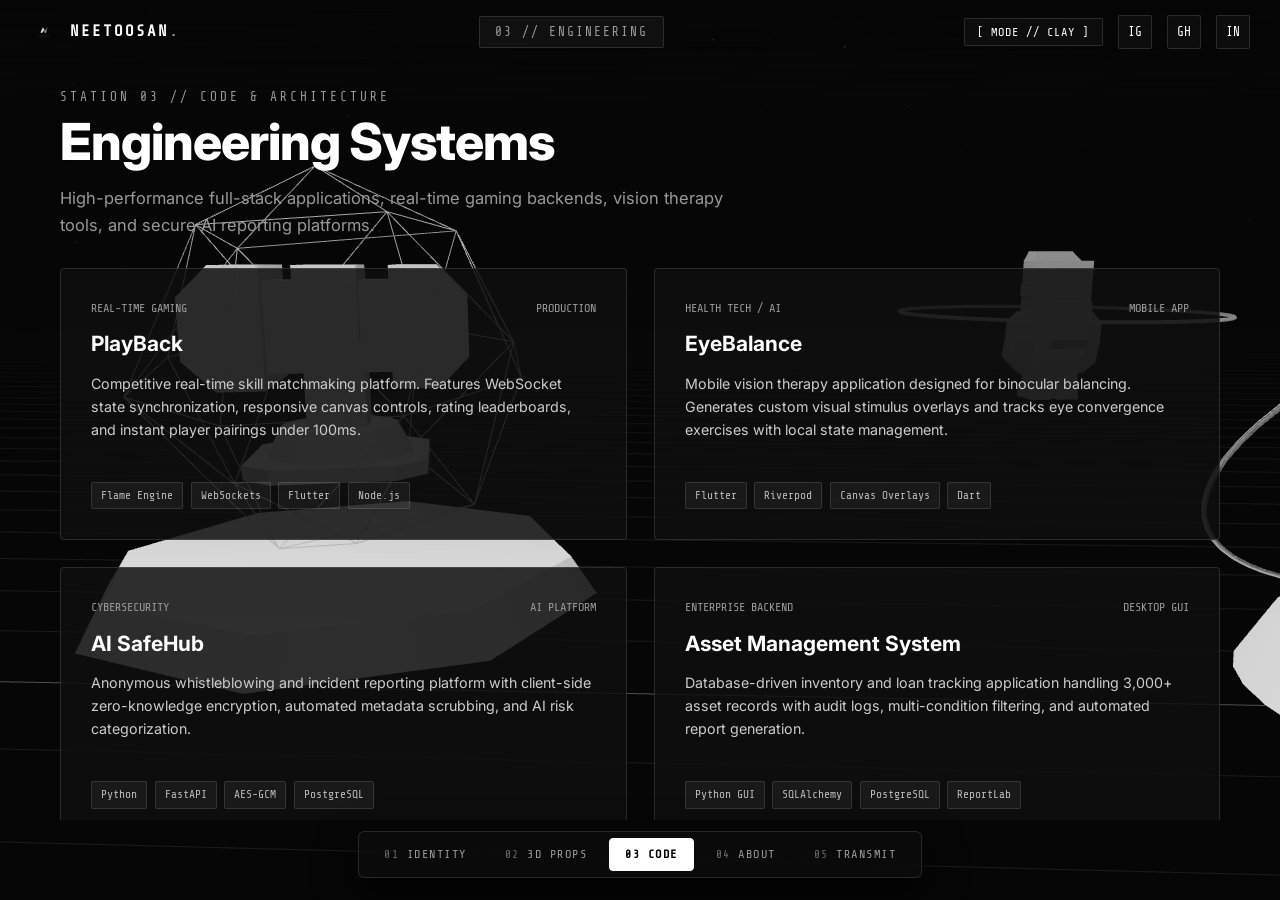
<file: projects.html>
<!DOCTYPE html>
<html lang="en">
<head>
  <meta charset="UTF-8" />
  <meta http-equiv="refresh" content="0; url=index.html#projects" />
  <meta name="viewport" content="width=device-width, initial-scale=1.0" />
  <title>Redirecting to Neetoosan 3D Portfolio // Code & Architecture</title>
  <link rel="stylesheet" href="css/style.css" />
  <script>window.location.replace("index.html#projects");</script>
</head>
<body style="background:#060606; color:#fff; display:flex; align-items:center; justify-content:center; height:100vh; font-family:monospace; text-align:center;">
  <div>
    <p style="margin-bottom:1rem; letter-spacing:2px;">[ REDIRECTING TO 3D SPATIAL STATION 03 // CODE &amp; ARCHITECTURE... ]</p>
    <a href="index.html#projects" style="color:#aaa; text-decoration:underline;">Click here if not redirected automatically ↗</a>
  </div>
</body>
</html>
</file>
<file: css/style.css>
/* ═════════════════════════════════════════════════════════════════════════════
   NEETOOSAN — MINIMAL BLACK & WHITE 3D SPATIAL PORTFOLIO
   Design System: Obsidian Darkroom · High-Contrast Typography · Spatial Overlays
   ═════════════════════════════════════════════════════════════════════════════ */

:root {
  --bg-primary: #060606;
  --bg-surface: rgba(16, 16, 16, 0.85);
  --bg-surface-hover: rgba(28, 28, 28, 0.95);
  --bg-glass: rgba(10, 10, 10, 0.7);

  --border-subtle: rgba(255, 255, 255, 0.12);
  --border-strong: rgba(255, 255, 255, 0.35);
  --border-focus: #ffffff;

  --text-primary: #ffffff;
  --text-secondary: #999999;
  --text-muted: #555555;
  --text-accent: #ffffff;

  --font-sans: 'Inter', -apple-system, BlinkMacSystemFont, 'Segoe UI', Roboto, sans-serif;
  --font-mono: 'Share Tech Mono', 'Courier New', monospace;

  --transition-fast: 0.2s cubic-bezier(0.16, 1, 0.3, 1);
  --transition-med: 0.4s cubic-bezier(0.16, 1, 0.3, 1);
  --transition-slow: 0.8s cubic-bezier(0.16, 1, 0.3, 1);
}

*, *::before, *::after {
  box-sizing: border-box;
  margin: 0;
  padding: 0;
}

/* Shared line-icon set (see <symbol> sprite at top of <body>) */
.icon {
  display: inline-block;
  width: 1em;
  height: 1em;
  fill: none;
  stroke: currentColor;
  stroke-width: 1.6;
  stroke-linecap: round;
  stroke-linejoin: round;
  vertical-align: -0.15em;
  flex-shrink: 0;
}

html, body {
  width: 100%;
  height: 100%;
  background-color: var(--bg-primary);
  color: var(--text-primary);
  font-family: var(--font-sans);
  font-size: 15px;
  line-height: 1.6;
  overflow: hidden; /* App runs in viewport with spatial station scrolling */
  -webkit-font-smoothing: antialiased;
  -moz-osx-font-smoothing: grayscale;
}

/* ── 3D Canvas Layer ── */
#webgl-canvas {
  position: fixed;
  top: 0;
  left: 0;
  width: 100vw;
  height: 100vh;
  z-index: 1;
  display: block;
  pointer-events: auto;
}

/* ── Top HUD Header ── */
.hud-header {
  position: fixed;
  top: 0;
  left: 0;
  width: 100%;
  height: 64px;
  padding: 0 2rem;
  display: flex;
  align-items: center;
  justify-content: space-between;
  z-index: 100;
  background: linear-gradient(180deg, rgba(6,6,6,0.85) 0%, rgba(6,6,6,0) 100%);
  pointer-events: none;
}

.hud-header > * {
  pointer-events: auto;
}

.hud-brand {
  display: flex;
  align-items: center;
  gap: 0.8rem;
  text-decoration: none;
  color: var(--text-primary);
}

.hud-logo-img {
  width: 28px;
  height: 28px;
  filter: grayscale(1) invert(1);
  object-fit: contain;
}

.hud-brand-text {
  font-family: var(--font-mono);
  font-size: 1.05rem;
  font-weight: 700;
  letter-spacing: 2px;
}

.hud-brand-text span {
  color: var(--text-secondary);
}

.hud-station-indicator {
  font-family: var(--font-mono);
  font-size: 0.85rem;
  letter-spacing: 2px;
  color: var(--text-secondary);
  background: rgba(20, 20, 20, 0.8);
  border: 1px solid var(--border-subtle);
  padding: 0.35rem 1rem;
  border-radius: 2px;
  text-transform: uppercase;
}

.hud-actions {
  display: flex;
  align-items: center;
  gap: 1rem;
}

.btn-hud {
  font-family: var(--font-mono);
  font-size: 0.8rem;
  letter-spacing: 1px;
  color: var(--text-primary);
  background: rgba(18, 18, 18, 0.7);
  border: 1px solid var(--border-subtle);
  padding: 0.4rem 0.85rem;
  border-radius: 2px;
  cursor: pointer;
  transition: var(--transition-fast);
  text-decoration: none;
}

.btn-hud:hover {
  background: #ffffff;
  color: #000000;
  border-color: #ffffff;
}

.btn-hud-icon {
  display: inline-flex;
  align-items: center;
  justify-content: center;
  font-family: var(--font-mono);
  font-size: 0.85rem;
  text-decoration: none;
  color: var(--text-primary);
  width: 34px;
  height: 34px;
  background: rgba(18, 18, 18, 0.7);
  border: 1px solid var(--border-subtle);
  border-radius: 2px;
  transition: var(--transition-fast);
}

.btn-hud-icon:hover {
  background: #ffffff;
  color: #000000;
  border-color: #ffffff;
}

/* ── Spatial Stations Overlay Container ── */
.spatial-viewport {
  position: fixed;
  top: 64px;
  bottom: 80px;
  left: 0;
  width: 100%;
  z-index: 10;
  pointer-events: none;
  overflow: hidden;
}

.station-panel {
  position: absolute;
  top: 0;
  left: 0;
  width: 100%;
  height: 100%;
  padding: 1.5rem 2.5rem;
  overflow-y: auto;
  overflow-x: hidden;
  opacity: 0;
  visibility: hidden;
  transform: translateY(24px) scale(0.98);
  transition: opacity 0.5s cubic-bezier(0.16, 1, 0.3, 1),
              transform 0.5s cubic-bezier(0.16, 1, 0.3, 1),
              visibility 0.5s;
  pointer-events: none;
  scrollbar-width: thin;
  scrollbar-color: var(--border-strong) transparent;
}

.station-panel.is-active {
  opacity: 1;
  visibility: visible;
  transform: translateY(0) scale(1);
  pointer-events: auto;
}

.station-container {
  max-width: 1160px;
  margin: 0 auto;
  padding-bottom: 3rem;
}

/* ── Typography & Station Headings ── */
.station-kicker {
  font-family: var(--font-mono);
  font-size: 0.85rem;
  letter-spacing: 3px;
  color: var(--text-secondary);
  text-transform: uppercase;
  margin-bottom: 0.5rem;
}

.station-title {
  font-size: clamp(2rem, 4vw, 3.4rem);
  font-weight: 800;
  line-height: 1.1;
  letter-spacing: -1px;
  color: var(--text-primary);
  margin-bottom: 1rem;
}

.station-subtitle {
  font-size: 1.1rem;
  color: var(--text-secondary);
  max-width: 700px;
  line-height: 1.6;
  margin-bottom: 2rem;
}

.identity-grid {
  display: grid;
  grid-template-columns: 320px 1fr 300px;
  gap: 1.8rem;
  align-items: stretch;
  margin-top: 1rem;
}

/* Portrait Card in Station 01 and 04 */
.profile-portrait-card {
  background: var(--bg-surface);
  border: 1px solid var(--border-subtle);
  border-radius: 4px;
  overflow: hidden;
  backdrop-filter: blur(16px);
  -webkit-backdrop-filter: blur(16px);
  box-shadow: 0 16px 40px rgba(0,0,0,0.6);
  display: flex;
  flex-direction: column;
}

.profile-photo-wrapper {
  position: relative;
  width: 100%;
  aspect-ratio: 1 / 1;
  overflow: hidden;
  background: #000;
}

.profile-photo-img {
  width: 100%;
  height: 100%;
  object-fit: cover;
  object-position: center 20%;
  filter: grayscale(1) contrast(1.08);
  transition: var(--transition-med);
}

.profile-portrait-card:hover .profile-photo-img {
  filter: grayscale(0.2) contrast(1.04);
  transform: scale(1.02);
}

.profile-photo-badge {
  position: absolute;
  bottom: 0.8rem;
  left: 0.8rem;
  font-family: var(--font-mono);
  font-size: 0.75rem;
  letter-spacing: 1.5px;
  background: rgba(0, 0, 0, 0.8);
  border: 1px solid var(--border-subtle);
  padding: 0.3rem 0.6rem;
  border-radius: 2px;
  color: #ffffff;
}

.profile-meta-row {
  padding: 1rem 1.2rem;
  display: flex;
  justify-content: space-between;
  align-items: center;
  background: rgba(12, 12, 12, 0.9);
  border-top: 1px solid var(--border-subtle);
}

.profile-meta-name {
  font-size: 1.05rem;
  font-weight: 700;
  color: #fff;
}

.profile-meta-role {
  font-family: var(--font-mono);
  font-size: 0.75rem;
  color: var(--text-secondary);
  display: block;
}

.status-indicator-live {
  font-family: var(--font-mono);
  font-size: 0.75rem;
  color: #ffffff;
  letter-spacing: 1px;
}

.glass-card {
  background: var(--bg-surface);
  border: 1px solid var(--border-subtle);
  border-radius: 4px;
  padding: 2.2rem;
  backdrop-filter: blur(16px);
  -webkit-backdrop-filter: blur(16px);
  box-shadow: 0 16px 40px rgba(0,0,0,0.6);
}

.identity-quote {
  font-family: var(--font-mono);
  font-size: 0.95rem;
  border-left: 2px solid #ffffff;
  padding-left: 1.2rem;
  margin: 1.5rem 0;
  color: #cccccc;
}

.identity-badges {
  display: flex;
  flex-wrap: wrap;
  gap: 0.6rem;
  margin: 1.5rem 0;
}

.badge-item {
  font-family: var(--font-mono);
  font-size: 0.8rem;
  letter-spacing: 1px;
  background: rgba(255, 255, 255, 0.06);
  border: 1px solid var(--border-subtle);
  padding: 0.35rem 0.75rem;
  border-radius: 2px;
  color: #e0e0e0;
}

.identity-actions {
  display: flex;
  gap: 1rem;
  margin-top: 2rem;
}

.btn-primary {
  display: inline-flex;
  align-items: center;
  justify-content: center;
  font-family: var(--font-mono);
  font-size: 0.85rem;
  letter-spacing: 1.5px;
  font-weight: 600;
  background: #ffffff;
  color: #000000;
  border: 1px solid #ffffff;
  padding: 0.75rem 1.6rem;
  border-radius: 2px;
  cursor: pointer;
  text-decoration: none;
  transition: var(--transition-fast);
}

.btn-primary:hover {
  background: #000000;
  color: #ffffff;
}

.btn-secondary {
  display: inline-flex;
  align-items: center;
  justify-content: center;
  font-family: var(--font-mono);
  font-size: 0.85rem;
  letter-spacing: 1.5px;
  background: transparent;
  color: #ffffff;
  border: 1px solid var(--border-strong);
  padding: 0.75rem 1.6rem;
  border-radius: 2px;
  cursor: pointer;
  text-decoration: none;
  transition: var(--transition-fast);
}

.btn-secondary:hover {
  border-color: #ffffff;
  background: rgba(255,255,255,0.08);
}

/* Stats Column */
.stats-list {
  display: grid;
  grid-template-columns: 1fr 1fr;
  gap: 1rem;
}

.stat-box {
  background: rgba(20, 20, 20, 0.7);
  border: 1px solid var(--border-subtle);
  padding: 1.4rem;
  border-radius: 2px;
}

.stat-box-num {
  font-size: 2rem;
  font-weight: 800;
  color: #ffffff;
  line-height: 1;
  font-family: var(--font-mono);
  margin-bottom: 0.4rem;
}

.stat-box-label {
  font-size: 0.85rem;
  color: var(--text-secondary);
  line-height: 1.4;
}

/* ── Station 02: 3D Game Props & Instagram Showcase ── */
.instagram-profile-banner {
  display: flex;
  align-items: center;
  justify-content: space-between;
  background: rgba(18, 18, 18, 0.8);
  border: 1px solid var(--border-subtle);
  padding: 1.2rem 1.8rem;
  border-radius: 4px;
  margin-bottom: 2rem;
}

.ig-banner-meta {
  display: flex;
  align-items: center;
  gap: 1rem;
}

.ig-banner-avatar {
  width: 44px;
  height: 44px;
  border-radius: 50%;
  border: 1px solid var(--border-strong);
  background: #111;
  display: flex;
  align-items: center;
  justify-content: center;
  font-family: var(--font-mono);
  font-size: 1rem;
  color: #fff;
}

.ig-banner-title {
  font-weight: 700;
  font-size: 1rem;
}

.ig-banner-handle {
  font-family: var(--font-mono);
  font-size: 0.85rem;
  color: var(--text-secondary);
}

.instagram-grid {
  display: grid;
  grid-template-columns: repeat(auto-fit, minmax(360px, 1fr));
  gap: 2rem;
}

.prop-card {
  background: var(--bg-surface);
  border: 1px solid var(--border-subtle);
  border-radius: 4px;
  display: flex;
  flex-direction: column;
  overflow: hidden;
  transition: var(--transition-med);
}

.prop-card:hover {
  border-color: var(--border-strong);
  transform: translateY(-4px);
  box-shadow: 0 12px 30px rgba(0,0,0,0.8);
}

.prop-card__header {
  display: flex;
  justify-content: space-between;
  align-items: center;
  padding: 0.9rem 1.2rem;
  border-bottom: 1px solid var(--border-subtle);
  background: rgba(12, 12, 12, 0.9);
}

.prop-card__id {
  font-family: var(--font-mono);
  font-size: 0.75rem;
  letter-spacing: 2px;
  color: var(--text-secondary);
}

.prop-card__cat {
  font-family: var(--font-mono);
  font-size: 0.75rem;
  color: #e0e0e0;
}

.prop-card__embed-wrapper {
  padding: 1rem;
  display: flex;
  justify-content: center;
  background: #090909;
  min-height: 440px;
}

.prop-card__embed-wrapper .instagram-media {
  margin: 0 auto !important;
  background: #090909 !important;
}

.prop-card__footer {
  padding: 1.2rem;
  border-top: 1px solid var(--border-subtle);
  background: rgba(14, 14, 14, 0.9);
  display: flex;
  justify-content: space-between;
  align-items: flex-end;
  gap: 1rem;
}

.prop-card__title {
  font-size: 1rem;
  font-weight: 600;
  margin-bottom: 0.4rem;
}

.prop-card__tags {
  display: flex;
  flex-wrap: wrap;
  gap: 0.4rem;
}

.prop-tag {
  font-family: var(--font-mono);
  font-size: 0.75rem;
  color: var(--text-secondary);
}

.prop-card__actions {
  display: flex;
  gap: 0.5rem;
  flex-shrink: 0;
}

.btn-ghost-sm {
  font-family: var(--font-mono);
  font-size: 0.75rem;
  letter-spacing: 1px;
  color: var(--text-primary);
  border: 1px solid var(--border-subtle);
  padding: 0.35rem 0.7rem;
  border-radius: 2px;
  text-decoration: none;
  background: transparent;
  cursor: pointer;
  transition: var(--transition-fast);
}

.btn-ghost-sm:hover {
  background: #ffffff;
  color: #000000;
  border-color: #ffffff;
}

.btn-minimal-sm {
  font-family: var(--font-mono);
  font-size: 0.75rem;
  letter-spacing: 1px;
  color: #000000;
  background: #ffffff;
  border: 1px solid #ffffff;
  padding: 0.35rem 0.7rem;
  border-radius: 2px;
  cursor: pointer;
  transition: var(--transition-fast);
}

.btn-minimal-sm:hover {
  background: #000000;
  color: #ffffff;
}

/* ── Station 03: Engineering Missions ── */
.projects-grid {
  display: grid;
  grid-template-columns: repeat(auto-fit, minmax(440px, 1fr));
  gap: 1.8rem;
}

.project-card {
  background: var(--bg-surface);
  border: 1px solid var(--border-subtle);
  border-radius: 4px;
  padding: 2rem;
  display: flex;
  flex-direction: column;
  justify-content: space-between;
  transition: var(--transition-med);
}

.project-card:hover {
  border-color: var(--border-strong);
  transform: translateY(-4px);
}

.project-card__top {
  margin-bottom: 1.5rem;
}

.project-card__meta {
  display: flex;
  justify-content: space-between;
  font-family: var(--font-mono);
  font-size: 0.8rem;
  color: var(--text-secondary);
  margin-bottom: 0.6rem;
}

.project-card__name {
  font-size: 1.4rem;
  font-weight: 700;
  margin-bottom: 0.8rem;
}

.project-card__desc {
  color: #cccccc;
  font-size: 0.95rem;
  line-height: 1.6;
}

.project-card__pills {
  display: flex;
  flex-wrap: wrap;
  gap: 0.5rem;
  margin-top: 1.2rem;
}

.tech-pill {
  font-family: var(--font-mono);
  font-size: 0.75rem;
  background: rgba(255, 255, 255, 0.05);
  border: 1px solid var(--border-subtle);
  padding: 0.25rem 0.6rem;
  border-radius: 2px;
  color: #bbb;
}

/* ── Station 04: Story, Philosophy & Capabilities ── */
.story-layout {
  display: grid;
  grid-template-columns: 340px 1fr;
  gap: 2rem;
  margin-bottom: 2.5rem;
  align-items: start;
}

.story-lead {
  font-size: 1.05rem;
  line-height: 1.7;
  color: #ffffff;
  margin-bottom: 1.2rem;
}

.story-text {
  font-size: 0.95rem;
  line-height: 1.75;
  color: #cccccc;
  margin-bottom: 1.2rem;
}

.story-text strong {
  color: #ffffff;
}

.story-highlight {
  color: #ffffff;
  border-bottom: 1px dashed rgba(255,255,255,0.4);
}

.journey-pipeline {
  display: flex;
  flex-wrap: wrap;
  align-items: center;
  gap: 0.6rem;
  margin: 1.5rem 0;
  padding: 1rem 1.2rem;
  background: rgba(18, 18, 18, 0.8);
  border: 1px solid var(--border-subtle);
  border-radius: 3px;
}

.journey-step {
  display: inline-flex;
  align-items: center;
  gap: 0.4rem;
  font-family: var(--font-mono);
  font-size: 0.8rem;
  background: rgba(255, 255, 255, 0.08);
  border: 1px solid var(--border-subtle);
  padding: 0.3rem 0.65rem;
  border-radius: 2px;
  color: #fff;
}

.journey-step .icon {
  width: 0.95em;
  height: 0.95em;
  color: var(--text-secondary);
}

.journey-arrow {
  color: var(--text-secondary);
  font-weight: 700;
}

.story-callout-quote {
  font-family: var(--font-mono);
  font-size: 0.95rem;
  line-height: 1.6;
  border-left: 2px solid #ffffff;
  margin: 1.5rem 0;
  color: #e5e5e5;
  background: rgba(255, 255, 255, 0.03);
  padding: 1rem 1.2rem;
  border-radius: 0 3px 3px 0;
}

.fun-fact-box {
  display: flex;
  gap: 1rem;
  align-items: flex-start;
  padding: 1.2rem;
  background: rgba(18, 18, 18, 0.85);
  border: 1px solid var(--border-subtle);
  border-radius: 3px;
  margin-top: 1.5rem;
}

.fun-fact-icon {
  display: inline-flex;
  font-size: 1.4rem;
  line-height: 1;
}

.fun-fact-icon .icon {
  width: 1em;
  height: 1em;
  color: #fff;
}

.fun-fact-text {
  font-size: 0.9rem;
  color: #ccc;
  line-height: 1.5;
}

.beyond-code-section {
  margin-bottom: 2.5rem;
}

.beyond-cards-grid {
  display: grid;
  grid-template-columns: repeat(auto-fit, minmax(320px, 1fr));
  gap: 1.5rem;
  margin-top: 1.2rem;
}

.life-gallery {
  display: grid;
  grid-template-columns: repeat(auto-fit, minmax(220px, 1fr));
  gap: 1.5rem;
  margin-top: 1.5rem;
}

.life-gallery-item {
  position: relative;
  aspect-ratio: 3 / 4;
  overflow: hidden;
  border-radius: 4px;
  border: 1px solid var(--border-subtle);
  background: #000;
}

.life-gallery-img {
  width: 100%;
  height: 100%;
  object-fit: cover;
  filter: grayscale(1) contrast(1.08);
  transition: var(--transition-med);
}

.life-gallery-item:hover .life-gallery-img {
  filter: grayscale(0.2) contrast(1.04);
  transform: scale(1.03);
}

.education-photos {
  display: grid;
  grid-template-columns: repeat(2, 1fr);
  gap: 0.6rem;
}

.education-photo {
  position: relative;
  aspect-ratio: 3 / 4;
  overflow: hidden;
  border-radius: 3px;
  border: 1px solid var(--border-subtle);
  background: #000;
}

.education-photo img {
  width: 100%;
  height: 100%;
  object-fit: cover;
  object-position: center 15%;
  filter: grayscale(1) contrast(1.08);
  transition: var(--transition-med);
}

.education-photo:hover img {
  filter: grayscale(0.2) contrast(1.04);
  transform: scale(1.03);
}

.beyond-card {
  background: var(--bg-surface);
  border: 1px solid var(--border-subtle);
  border-radius: 4px;
  padding: 1.8rem;
  display: flex;
  flex-direction: column;
  justify-content: space-between;
  transition: var(--transition-med);
}

.beyond-card:hover {
  border-color: var(--border-strong);
  transform: translateY(-3px);
}

.beyond-card-icon {
  display: inline-flex;
  font-size: 1.8rem;
  margin-bottom: 0.8rem;
}

.beyond-card-icon .icon {
  width: 1em;
  height: 1em;
  color: #fff;
}

.beyond-card-title {
  font-size: 1.15rem;
  font-weight: 700;
  margin-bottom: 0.6rem;
  color: #fff;
}

.beyond-card-desc {
  font-size: 0.9rem;
  line-height: 1.6;
  color: #bbb;
  margin-bottom: 1.2rem;
}

.beyond-tags {
  display: flex;
  flex-wrap: wrap;
  gap: 0.4rem;
}

.beyond-tag {
  font-family: var(--font-mono);
  font-size: 0.75rem;
  background: rgba(255, 255, 255, 0.05);
  border: 1px solid var(--border-subtle);
  padding: 0.2rem 0.5rem;
  border-radius: 2px;
  color: #aaa;
}

/* ── Capabilities Specs Grid ── */
.specs-grid {
  display: grid;
  grid-template-columns: 1fr 1fr;
  gap: 2rem;
}

.spec-category-title {
  font-family: var(--font-mono);
  font-size: 1rem;
  letter-spacing: 2px;
  text-transform: uppercase;
  color: #ffffff;
  margin-bottom: 1.2rem;
  padding-bottom: 0.6rem;
  border-bottom: 1px solid var(--border-subtle);
}

.skill-matrix-list {
  list-style: none;
  display: flex;
  flex-direction: column;
  gap: 0.8rem;
}

.skill-matrix-item {
  display: flex;
  justify-content: space-between;
  align-items: center;
  padding: 0.8rem 1rem;
  background: rgba(20, 20, 20, 0.7);
  border: 1px solid var(--border-subtle);
  border-radius: 2px;
}

.skill-name {
  font-weight: 600;
  font-size: 0.95rem;
}

.skill-level {
  font-family: var(--font-mono);
  font-size: 0.8rem;
  color: var(--text-secondary);
}

/* ── Station 05: Transmission & Social Hub ── */
.contact-grid {
  display: grid;
  grid-template-columns: 1fr 1fr;
  gap: 2rem;
}

.social-links-panel {
  display: flex;
  flex-direction: column;
  gap: 1rem;
}

.social-link-row {
  display: flex;
  justify-content: space-between;
  align-items: center;
  padding: 1.2rem 1.6rem;
  background: var(--bg-surface);
  border: 1px solid var(--border-subtle);
  border-radius: 2px;
  text-decoration: none;
  color: var(--text-primary);
  transition: var(--transition-fast);
}

.social-link-row:hover {
  background: #ffffff;
  color: #000000;
  border-color: #ffffff;
  transform: translateX(6px);
}

.social-link-row .label {
  font-size: 1.05rem;
  font-weight: 600;
}

.social-link-row .handle {
  font-family: var(--font-mono);
  font-size: 0.85rem;
  color: var(--text-secondary);
}

.social-link-row:hover .handle {
  color: #222222;
}

/* Contact Message Box */
.contact-form-box {
  display: flex;
  flex-direction: column;
  gap: 1.2rem;
}

.form-group {
  display: flex;
  flex-direction: column;
  gap: 0.4rem;
}

.form-group label {
  font-family: var(--font-mono);
  font-size: 0.8rem;
  letter-spacing: 1px;
  color: var(--text-secondary);
}

.form-input, .form-textarea {
  background: rgba(18, 18, 18, 0.9);
  border: 1px solid var(--border-subtle);
  color: #ffffff;
  font-family: var(--font-sans);
  padding: 0.8rem 1rem;
  border-radius: 2px;
  font-size: 0.95rem;
  outline: none;
  transition: var(--transition-fast);
}

.form-input:focus, .form-textarea:focus {
  border-color: #ffffff;
  background: #111;
}

/* ── Bottom Spatial Nav Dock ── */
.spatial-dock {
  position: fixed;
  bottom: 1.5rem;
  left: 50%;
  transform: translateX(-50%);
  z-index: 100;
  display: flex;
  align-items: center;
  gap: 0.4rem;
  background: rgba(12, 12, 12, 0.85);
  border: 1px solid var(--border-subtle);
  padding: 0.4rem 0.6rem;
  border-radius: 6px;
  backdrop-filter: blur(20px);
  -webkit-backdrop-filter: blur(20px);
  box-shadow: 0 16px 40px rgba(0,0,0,0.8);
}

.dock-btn {
  display: flex;
  align-items: center;
  gap: 0.5rem;
  font-family: var(--font-mono);
  font-size: 0.8rem;
  letter-spacing: 1.5px;
  color: var(--text-secondary);
  background: transparent;
  border: 1px solid transparent;
  padding: 0.55rem 1rem;
  border-radius: 4px;
  cursor: pointer;
  transition: var(--transition-fast);
  white-space: nowrap;
}

.dock-btn:hover {
  color: #ffffff;
  background: rgba(255, 255, 255, 0.08);
}

.dock-btn.is-active {
  color: #000000;
  background: #ffffff;
  border-color: #ffffff;
  font-weight: 700;
}

.dock-num {
  font-size: 0.75rem;
  opacity: 0.65;
}

.dock-btn.is-active .dock-num {
  opacity: 1;
}

/* ── Modal Lightbox ── */
.render-modal {
  position: fixed;
  top: 0;
  left: 0;
  width: 100vw;
  height: 100vh;
  z-index: 1000;
  display: flex;
  align-items: center;
  justify-content: center;
  padding: 2rem;
  opacity: 0;
  visibility: hidden;
  transition: opacity 0.3s ease, visibility 0.3s;
}

.render-modal.is-active {
  opacity: 1;
  visibility: visible;
}

.modal-backdrop {
  position: absolute;
  top: 0;
  left: 0;
  width: 100%;
  height: 100%;
  background: rgba(4, 4, 4, 0.88);
  backdrop-filter: blur(16px);
  -webkit-backdrop-filter: blur(16px);
}

.modal-dialog {
  position: relative;
  z-index: 10;
  width: 100%;
  max-width: 620px;
  max-height: 90vh;
  background: #0b0b0b;
  border: 1px solid var(--border-strong);
  border-radius: 4px;
  display: flex;
  flex-direction: column;
  overflow: hidden;
  box-shadow: 0 24px 60px rgba(0,0,0,0.95);
}

.modal-header {
  display: flex;
  justify-content: space-between;
  align-items: center;
  padding: 1rem 1.4rem;
  border-bottom: 1px solid var(--border-subtle);
  background: #0d0d0d;
}

.modal-header-title {
  font-family: var(--font-mono);
  font-size: 0.85rem;
  letter-spacing: 2px;
  color: var(--text-secondary);
}

.modal-close {
  background: transparent;
  border: none;
  color: #ffffff;
  font-size: 1.4rem;
  line-height: 1;
  cursor: pointer;
  padding: 0.2rem 0.5rem;
  transition: var(--transition-fast);
}

.modal-close:hover {
  opacity: 0.6;
}

.modal-body {
  padding: 1.5rem;
  overflow-y: auto;
  scrollbar-width: thin;
}

.modal-render-header {
  margin-bottom: 1rem;
}

.modal-render-badge {
  font-family: var(--font-mono);
  font-size: 0.75rem;
  letter-spacing: 2px;
  color: var(--text-secondary);
  margin-bottom: 0.3rem;
}

.modal-render-title {
  font-size: 1.25rem;
  font-weight: 700;
  margin-bottom: 0.4rem;
}

.modal-render-meta {
  font-family: var(--font-mono);
  font-size: 0.85rem;
  color: var(--text-secondary);
}

.modal-ig-link {
  color: #ffffff;
  text-decoration: underline;
}

.modal-render-content {
  display: flex;
  justify-content: center;
  background: #070707;
  border: 1px solid var(--border-subtle);
  border-radius: 4px;
  padding: 1rem 0;
  margin: 1rem 0;
}

.modal-render-tags {
  display: flex;
  flex-wrap: wrap;
  gap: 0.5rem;
  margin-top: 0.5rem;
}

.modal-footer {
  display: flex;
  justify-content: space-between;
  padding: 0.8rem 1.4rem;
  border-top: 1px solid var(--border-subtle);
  background: #0d0d0d;
}

/* ── Responsive Ergonomics ── */
@media (max-width: 960px) {
  .identity-grid,
  .story-layout,
  .specs-grid,
  .contact-grid {
    grid-template-columns: 1fr;
  }

  .projects-grid {
    grid-template-columns: 1fr;
  }

  .hud-station-indicator {
    display: none;
  }

  .spatial-dock {
    width: calc(100% - 2rem);
    justify-content: space-around;
    padding: 0.3rem;
  }

  .dock-btn {
    padding: 0.5rem 0.6rem;
    font-size: 0.75rem;
  }

  .dock-btn span:last-child {
    display: none; /* Show only 01, 02 on tight screens */
  }

  .station-panel {
    padding: 1rem 1.2rem;
  }

  .instagram-grid {
    grid-template-columns: 1fr;
  }
}

@media (max-width: 600px) {
  .hud-header {
    padding: 0 1rem;
  }

  .btn-hud {
    font-size: 0.7rem;
    padding: 0.35rem 0.5rem;
  }

  .station-title {
    font-size: 1.8rem;
  }

  .stats-list {
    grid-template-columns: 1fr;
  }
}
</file>
